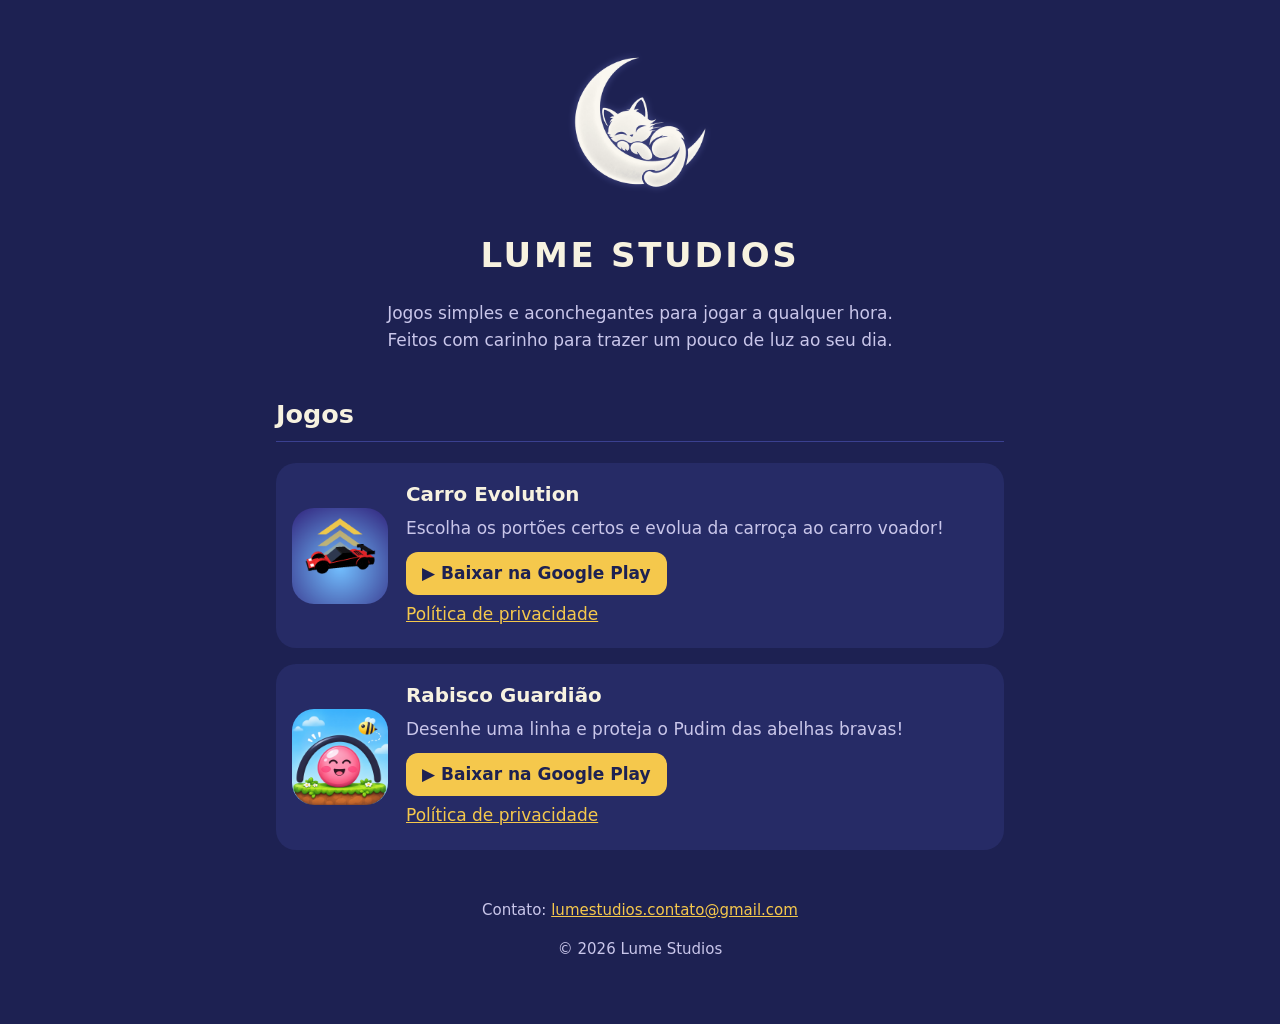
<file: index.html>
<!doctype html>
<html lang="pt-BR">
<head>
<meta charset="utf-8">
<meta name="viewport" content="width=device-width, initial-scale=1">
<title>Lume Studios</title>
<meta name="description" content="Jogos simples e aconchegantes para jogar a qualquer hora.">
<link rel="icon" href="logo.png">
<link rel="stylesheet" href="style.css">
</head>
<body>
<main>
  <header class="hero">
    <img class="logo" src="logo.png" alt="Logo da Lume Studios: gatinho dormindo numa lua">
    <h1>LUME STUDIOS</h1>
    <p>Jogos simples e aconchegantes para jogar a qualquer hora.<br>
    Feitos com carinho para trazer um pouco de luz ao seu dia.</p>
  </header>

  <h2>Jogos</h2>
  <article class="game">
    <img src="carro-evolution.png" alt="Ícone do Carro Evolution">
    <div>
      <h3>Carro Evolution</h3>
      <p>Escolha os portões certos e evolua da carroça ao carro voador!</p>
      <p class="links"><a class="store" href="https://play.google.com/store/apps/details?id=com.lumestudios.carroevolution">▶ Baixar na Google Play</a></p>
      <p class="links"><a href="privacidade.html">Política de privacidade</a></p>
    </div>
  </article>
  <article class="game">
    <img src="rabisco-guardiao.png" alt="Ícone do Rabisco Guardião">
    <div>
      <h3>Rabisco Guardião</h3>
      <p>Desenhe uma linha e proteja o Pudim das abelhas bravas!</p>
      <p class="links"><a class="store" href="https://play.google.com/store/apps/details?id=com.lumestudios.rabiscoguardiao">▶ Baixar na Google Play</a></p>
      <p class="links"><a href="privacidade-rabisco-guardiao.html">Política de privacidade</a></p>
    </div>
  </article>

  <footer>
    <p>Contato: <a href="mailto:lumestudios.contato@gmail.com">lumestudios.contato@gmail.com</a></p>
    <p>© 2026 Lume Studios</p>
  </footer>
</main>
</body>
</html>
</file>
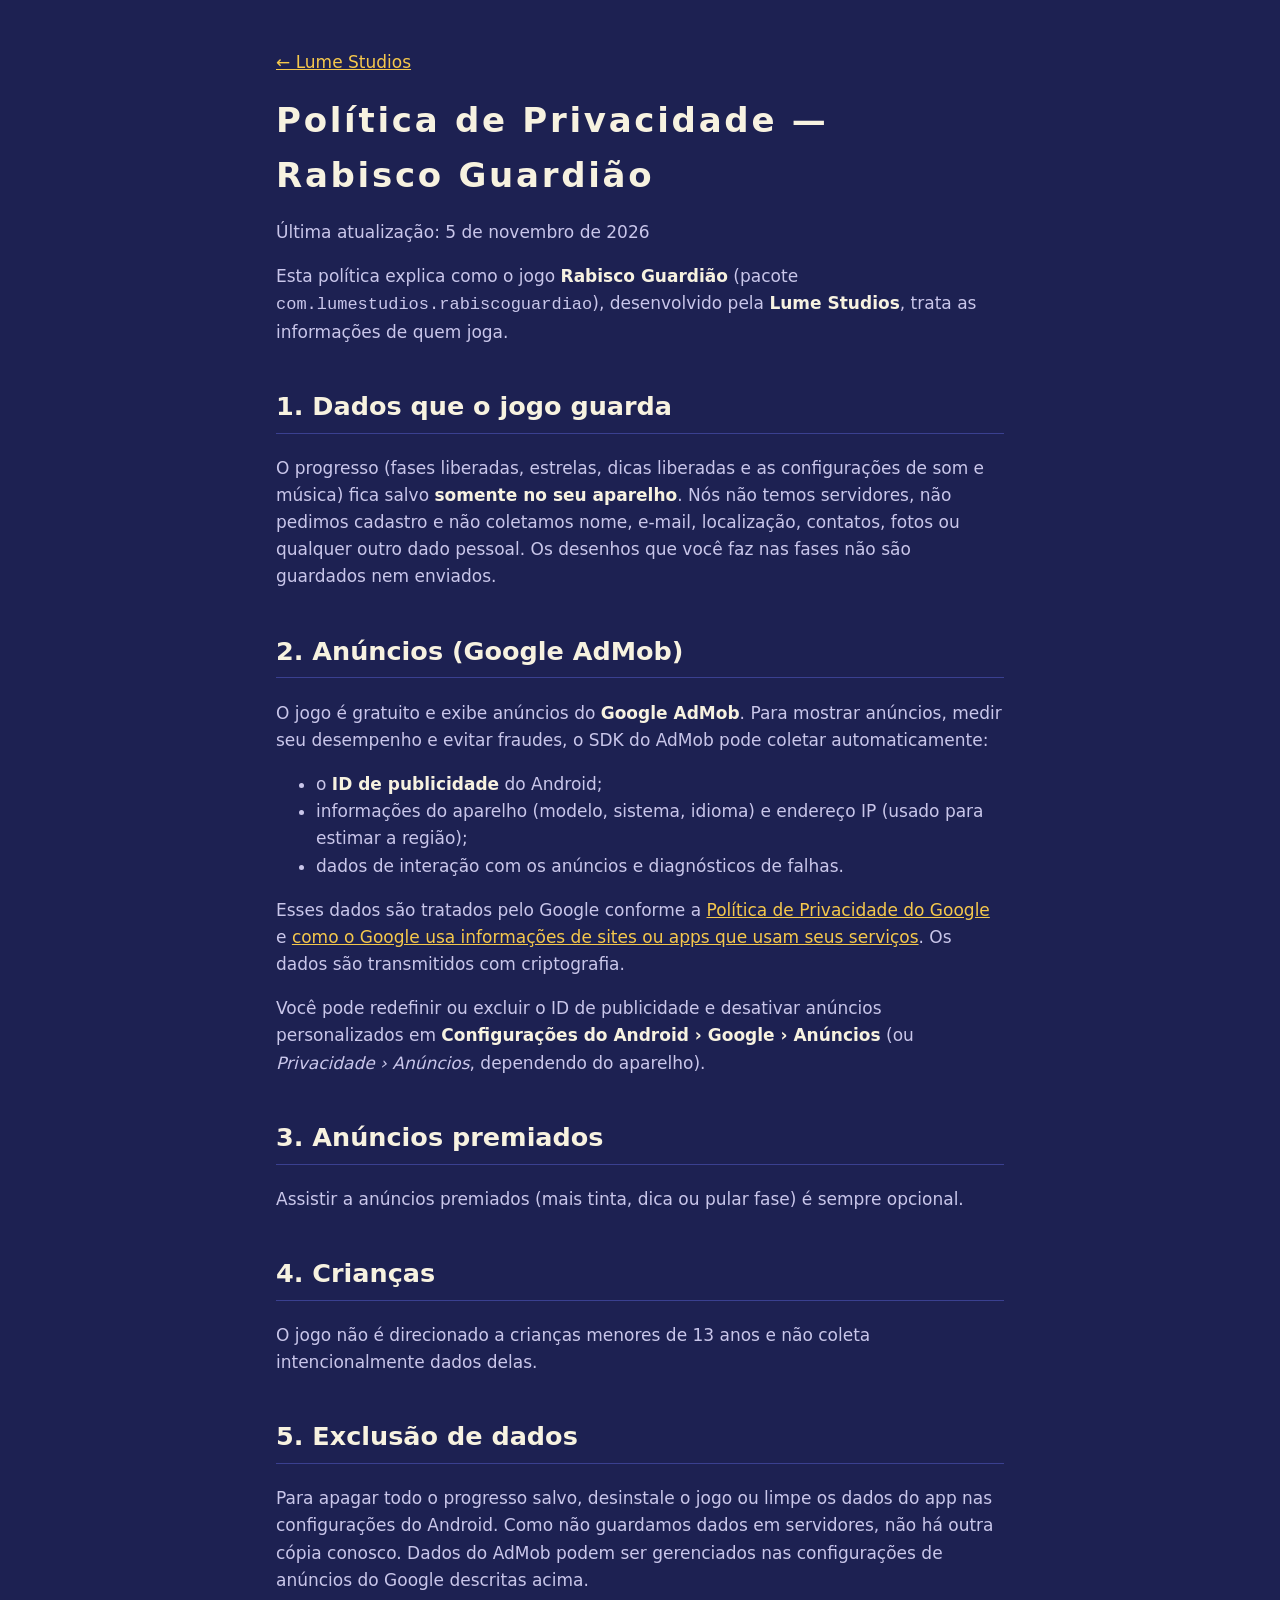
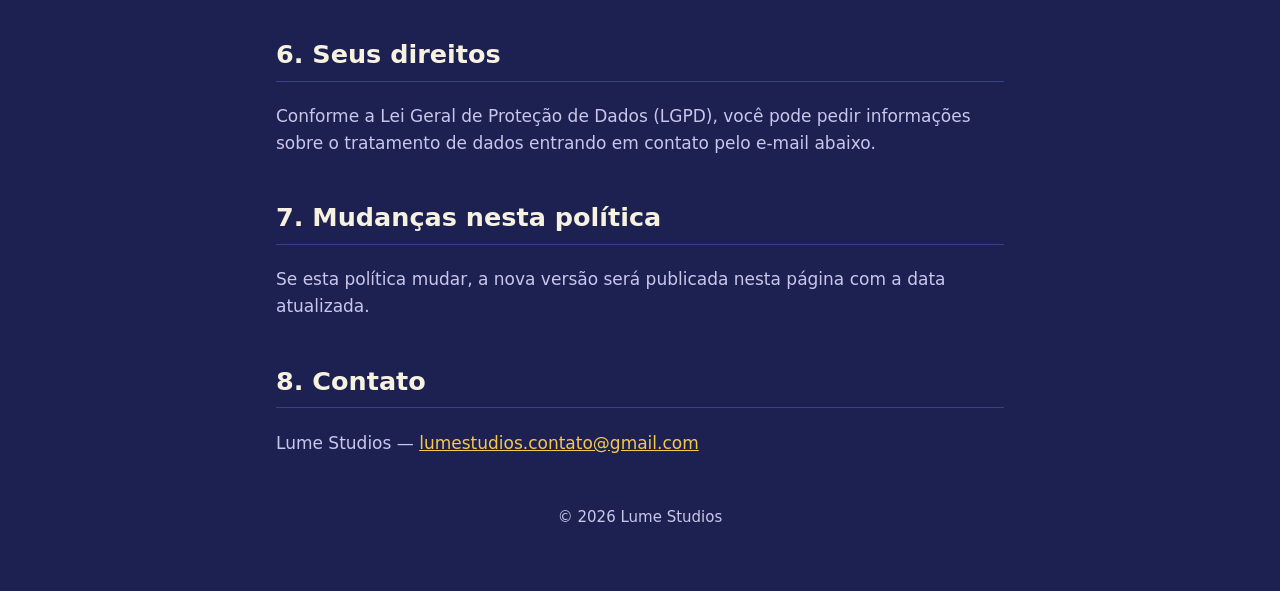
<file: privacidade-rabisco-guardiao.html>
<!doctype html>
<html lang="pt-BR">
<head>
<meta charset="utf-8">
<meta name="viewport" content="width=device-width, initial-scale=1">
<title>Política de Privacidade — Rabisco Guardião</title>
<link rel="icon" href="logo.png">
<link rel="stylesheet" href="style.css">
</head>
<body>
<main class="policy">
  <p><a href="index.html">← Lume Studios</a></p>
  <h1>Política de Privacidade — Rabisco Guardião</h1>
  <p>Última atualização: 5 de novembro de 2026</p>

  <p>Esta política explica como o jogo <strong>Rabisco Guardião</strong> (pacote
  <code>com.lumestudios.rabiscoguardiao</code>), desenvolvido pela <strong>Lume Studios</strong>,
  trata as informações de quem joga.</p>

  <h2>1. Dados que o jogo guarda</h2>
  <p>O progresso (fases liberadas, estrelas, dicas liberadas e as configurações de som e música) fica
  salvo <strong>somente no seu aparelho</strong>. Nós não temos servidores, não pedimos cadastro e não
  coletamos nome, e-mail, localização, contatos, fotos ou qualquer outro dado pessoal. Os desenhos que
  você faz nas fases não são guardados nem enviados.</p>

  <h2>2. Anúncios (Google AdMob)</h2>
  <p>O jogo é gratuito e exibe anúncios do <strong>Google AdMob</strong>. Para mostrar anúncios,
  medir seu desempenho e evitar fraudes, o SDK do AdMob pode coletar automaticamente:</p>
  <ul>
    <li>o <strong>ID de publicidade</strong> do Android;</li>
    <li>informações do aparelho (modelo, sistema, idioma) e endereço IP (usado para estimar a região);</li>
    <li>dados de interação com os anúncios e diagnósticos de falhas.</li>
  </ul>
  <p>Esses dados são tratados pelo Google conforme a
  <a href="https://policies.google.com/privacy">Política de Privacidade do Google</a> e
  <a href="https://policies.google.com/technologies/partner-sites">como o Google usa informações
  de sites ou apps que usam seus serviços</a>. Os dados são transmitidos com criptografia.</p>
  <p>Você pode redefinir ou excluir o ID de publicidade e desativar anúncios personalizados em
  <strong>Configurações do Android › Google › Anúncios</strong> (ou <em>Privacidade › Anúncios</em>,
  dependendo do aparelho).</p>

  <h2>3. Anúncios premiados</h2>
  <p>Assistir a anúncios premiados (mais tinta, dica ou pular fase) é sempre opcional.</p>

  <h2>4. Crianças</h2>
  <p>O jogo não é direcionado a crianças menores de 13 anos e não coleta intencionalmente dados
  delas.</p>

  <h2>5. Exclusão de dados</h2>
  <p>Para apagar todo o progresso salvo, desinstale o jogo ou limpe os dados do app nas
  configurações do Android. Como não guardamos dados em servidores, não há outra cópia conosco.
  Dados do AdMob podem ser gerenciados nas configurações de anúncios do Google descritas acima.</p>

  <h2>6. Seus direitos</h2>
  <p>Conforme a Lei Geral de Proteção de Dados (LGPD), você pode pedir informações sobre o
  tratamento de dados entrando em contato pelo e-mail abaixo.</p>

  <h2>7. Mudanças nesta política</h2>
  <p>Se esta política mudar, a nova versão será publicada nesta página com a data atualizada.</p>

  <h2>8. Contato</h2>
  <p>Lume Studios — <a href="mailto:lumestudios.contato@gmail.com">lumestudios.contato@gmail.com</a></p>

  <footer><p>© 2026 Lume Studios</p></footer>
</main>
</body>
</html>
</file>
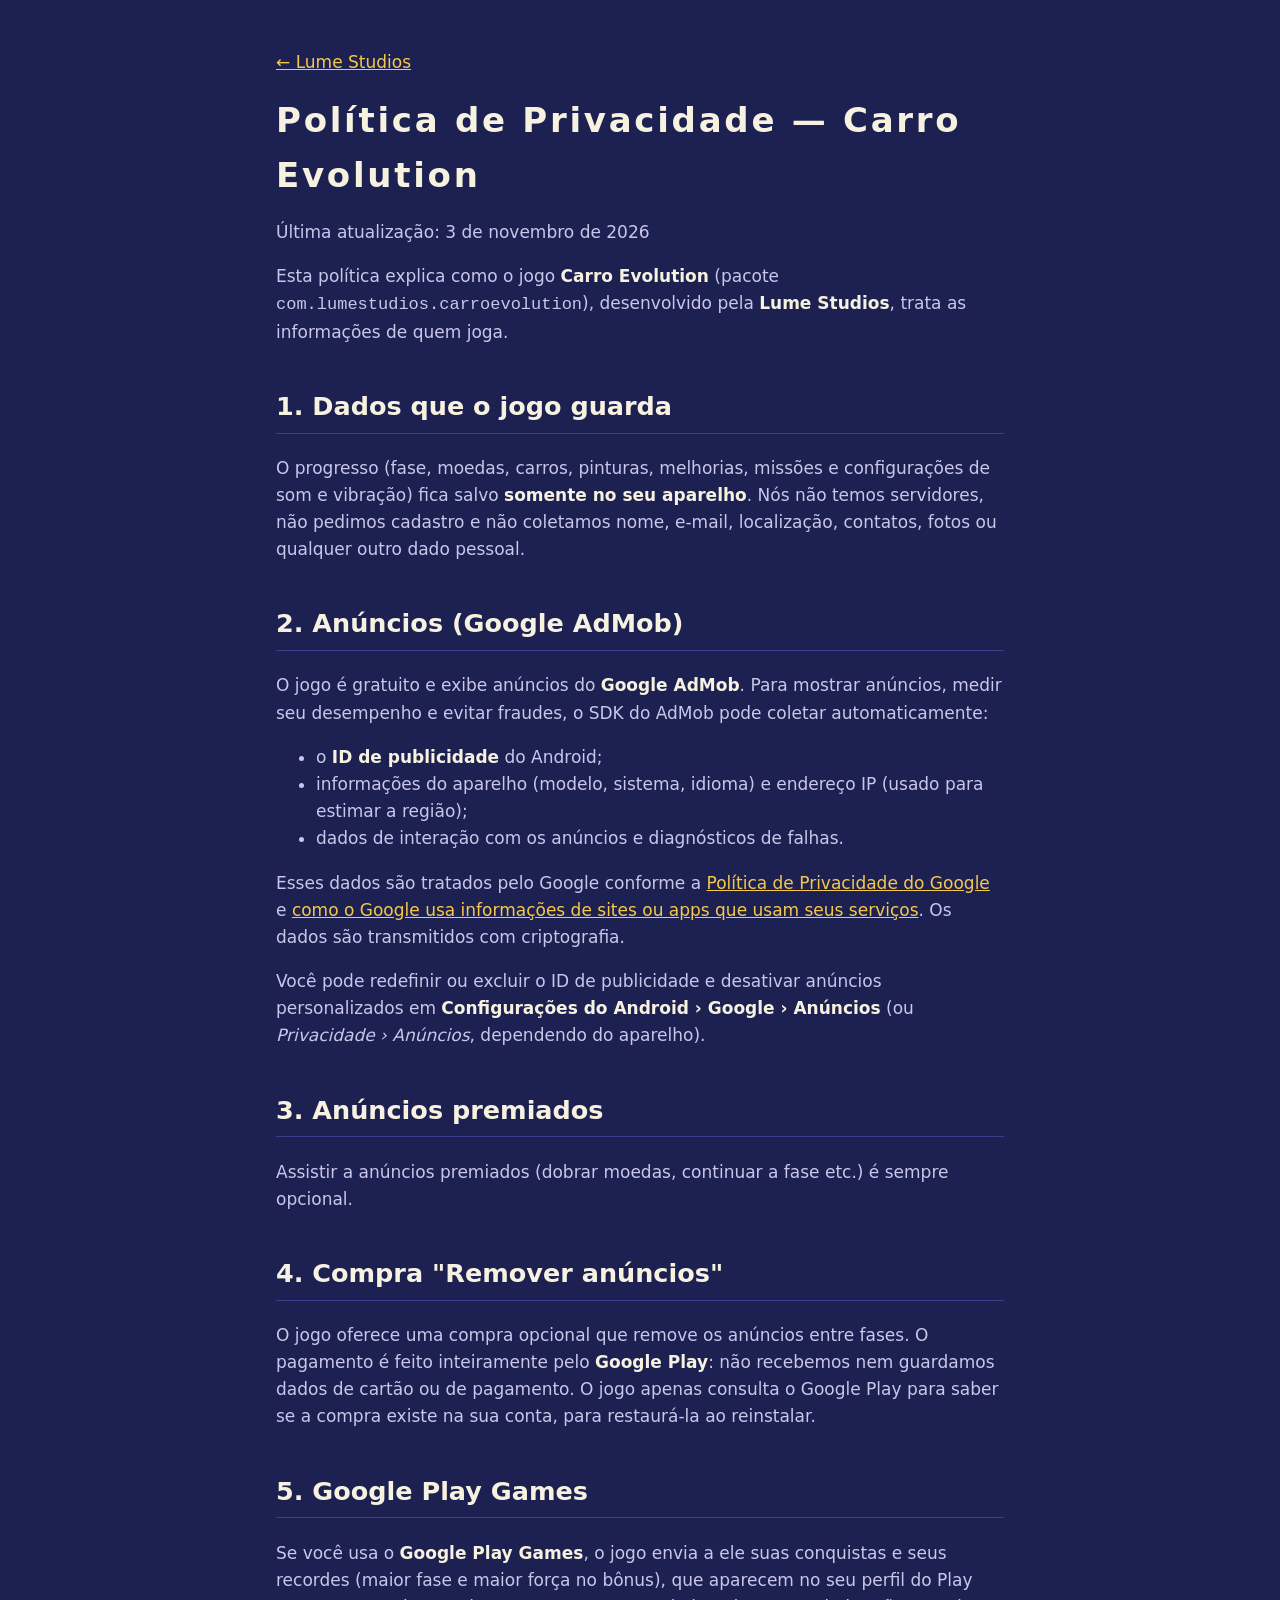
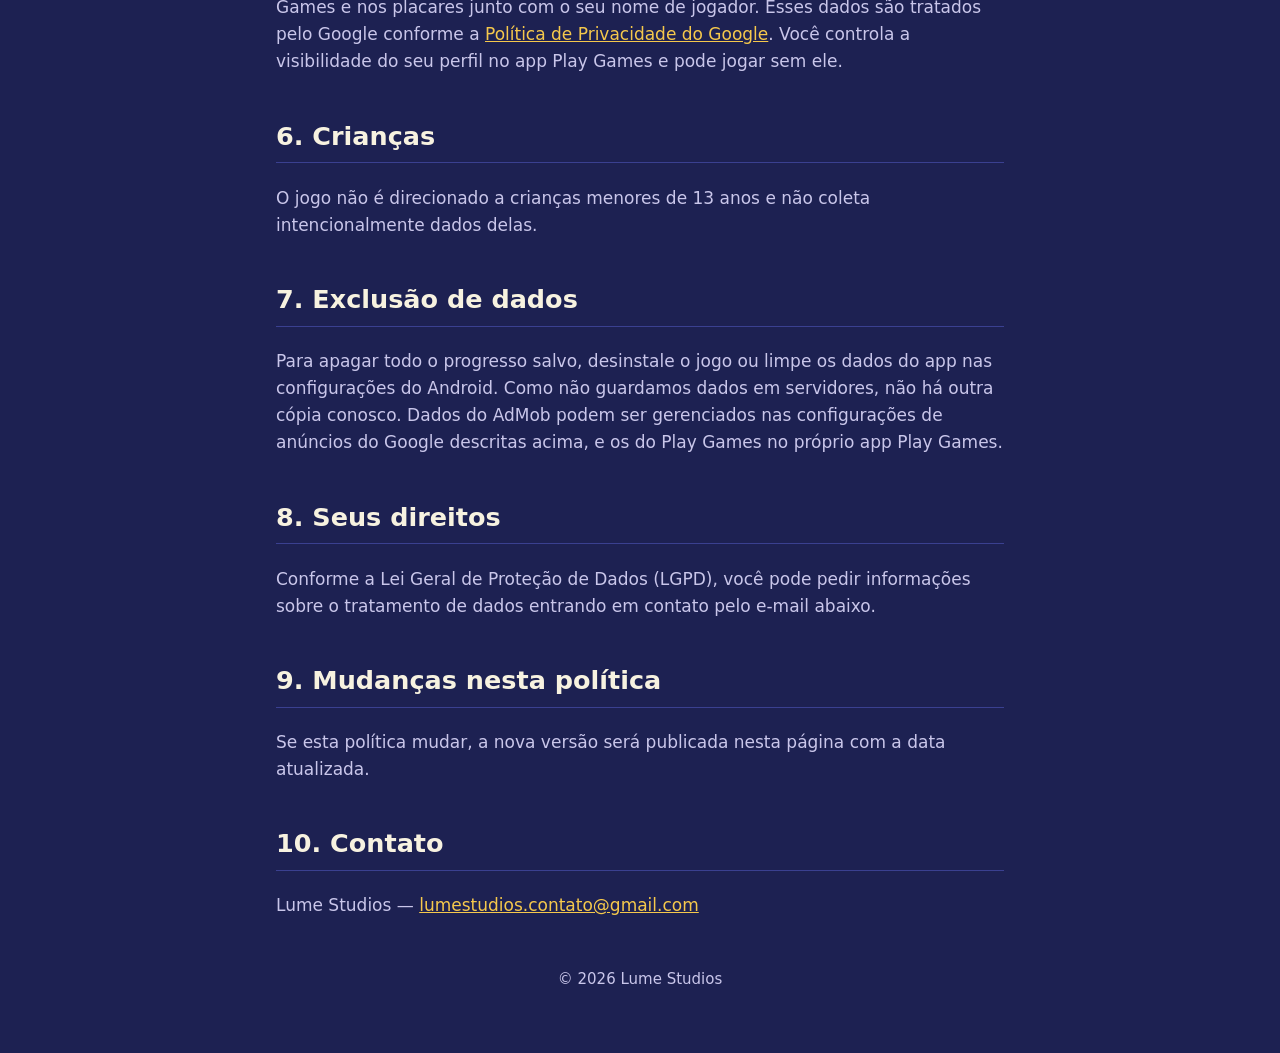
<file: privacidade.html>
<!doctype html>
<html lang="pt-BR">
<head>
<meta charset="utf-8">
<meta name="viewport" content="width=device-width, initial-scale=1">
<title>Política de Privacidade — Carro Evolution</title>
<link rel="icon" href="logo.png">
<link rel="stylesheet" href="style.css">
</head>
<body>
<main class="policy">
  <p><a href="index.html">← Lume Studios</a></p>
  <h1>Política de Privacidade — Carro Evolution</h1>
  <p>Última atualização: 3 de novembro de 2026</p>

  <p>Esta política explica como o jogo <strong>Carro Evolution</strong> (pacote
  <code>com.lumestudios.carroevolution</code>), desenvolvido pela <strong>Lume Studios</strong>,
  trata as informações de quem joga.</p>

  <h2>1. Dados que o jogo guarda</h2>
  <p>O progresso (fase, moedas, carros, pinturas, melhorias, missões e configurações de som e
  vibração) fica salvo <strong>somente no seu aparelho</strong>. Nós não temos servidores, não
  pedimos cadastro e não coletamos nome, e-mail, localização, contatos, fotos ou qualquer outro
  dado pessoal.</p>

  <h2>2. Anúncios (Google AdMob)</h2>
  <p>O jogo é gratuito e exibe anúncios do <strong>Google AdMob</strong>. Para mostrar anúncios,
  medir seu desempenho e evitar fraudes, o SDK do AdMob pode coletar automaticamente:</p>
  <ul>
    <li>o <strong>ID de publicidade</strong> do Android;</li>
    <li>informações do aparelho (modelo, sistema, idioma) e endereço IP (usado para estimar a região);</li>
    <li>dados de interação com os anúncios e diagnósticos de falhas.</li>
  </ul>
  <p>Esses dados são tratados pelo Google conforme a
  <a href="https://policies.google.com/privacy">Política de Privacidade do Google</a> e
  <a href="https://policies.google.com/technologies/partner-sites">como o Google usa informações
  de sites ou apps que usam seus serviços</a>. Os dados são transmitidos com criptografia.</p>
  <p>Você pode redefinir ou excluir o ID de publicidade e desativar anúncios personalizados em
  <strong>Configurações do Android › Google › Anúncios</strong> (ou <em>Privacidade › Anúncios</em>,
  dependendo do aparelho).</p>

  <h2>3. Anúncios premiados</h2>
  <p>Assistir a anúncios premiados (dobrar moedas, continuar a fase etc.) é sempre opcional.</p>

  <h2>4. Compra "Remover anúncios"</h2>
  <p>O jogo oferece uma compra opcional que remove os anúncios entre fases. O pagamento é feito
  inteiramente pelo <strong>Google Play</strong>: não recebemos nem guardamos dados de cartão ou de
  pagamento. O jogo apenas consulta o Google Play para saber se a compra existe na sua conta, para
  restaurá-la ao reinstalar.</p>

  <h2>5. Google Play Games</h2>
  <p>Se você usa o <strong>Google Play Games</strong>, o jogo envia a ele suas conquistas e seus
  recordes (maior fase e maior força no bônus), que aparecem no seu perfil do Play Games e nos
  placares junto com o seu nome de jogador. Esses dados são tratados pelo Google conforme a
  <a href="https://policies.google.com/privacy">Política de Privacidade do Google</a>. Você controla a
  visibilidade do seu perfil no app Play Games e pode jogar sem ele.</p>

  <h2>6. Crianças</h2>
  <p>O jogo não é direcionado a crianças menores de 13 anos e não coleta intencionalmente dados
  delas.</p>

  <h2>7. Exclusão de dados</h2>
  <p>Para apagar todo o progresso salvo, desinstale o jogo ou limpe os dados do app nas
  configurações do Android. Como não guardamos dados em servidores, não há outra cópia conosco.
  Dados do AdMob podem ser gerenciados nas configurações de anúncios do Google descritas acima, e
  os do Play Games no próprio app Play Games.</p>

  <h2>8. Seus direitos</h2>
  <p>Conforme a Lei Geral de Proteção de Dados (LGPD), você pode pedir informações sobre o
  tratamento de dados entrando em contato pelo e-mail abaixo.</p>

  <h2>9. Mudanças nesta política</h2>
  <p>Se esta política mudar, a nova versão será publicada nesta página com a data atualizada.</p>

  <h2>10. Contato</h2>
  <p>Lume Studios — <a href="mailto:lumestudios.contato@gmail.com">lumestudios.contato@gmail.com</a></p>

  <footer><p>© 2026 Lume Studios</p></footer>
</main>
</body>
</html>
</file>
<file: style.css>
:root {
  --bg: #1d2152;
  --card: #262b66;
  --text: #f7f2e0;
  --muted: #c9c6ea;
  --gold: #f5c84c;
}
* { box-sizing: border-box; }
body {
  margin: 0;
  background: var(--bg);
  color: var(--text);
  font: 17px/1.6 system-ui, -apple-system, "Segoe UI", Roboto, sans-serif;
}
main { max-width: 760px; margin: 0 auto; padding: 32px 16px 48px; }
a { color: var(--gold); }
h1 { letter-spacing: 0.08em; margin: 8px 0; }
h2 { border-bottom: 1px solid #3a4090; padding-bottom: 6px; margin-top: 40px; }
.hero { text-align: center; }
.hero p { color: var(--muted); }
.logo { width: 180px; height: 180px; border-radius: 32px; }
.game {
  display: flex; gap: 18px; align-items: center;
  background: var(--card); border-radius: 20px; padding: 16px;
}
.game + .game { margin-top: 16px; }
.game img { width: 96px; height: 96px; border-radius: 22px; flex-shrink: 0; }
.game h3 { margin: 0; }
.game p { margin: 4px 0; color: var(--muted); }
.store {
  display: inline-block; margin: 6px 0 2px; padding: 8px 16px; border-radius: 12px;
  background: var(--gold); color: var(--bg); font-weight: 700; text-decoration: none;
}
.store:hover { filter: brightness(1.08); }
.policy p, .policy li { color: var(--muted); }
.policy strong { color: var(--text); }
footer { margin-top: 48px; text-align: center; color: var(--muted); font-size: 15px; }
</file>
